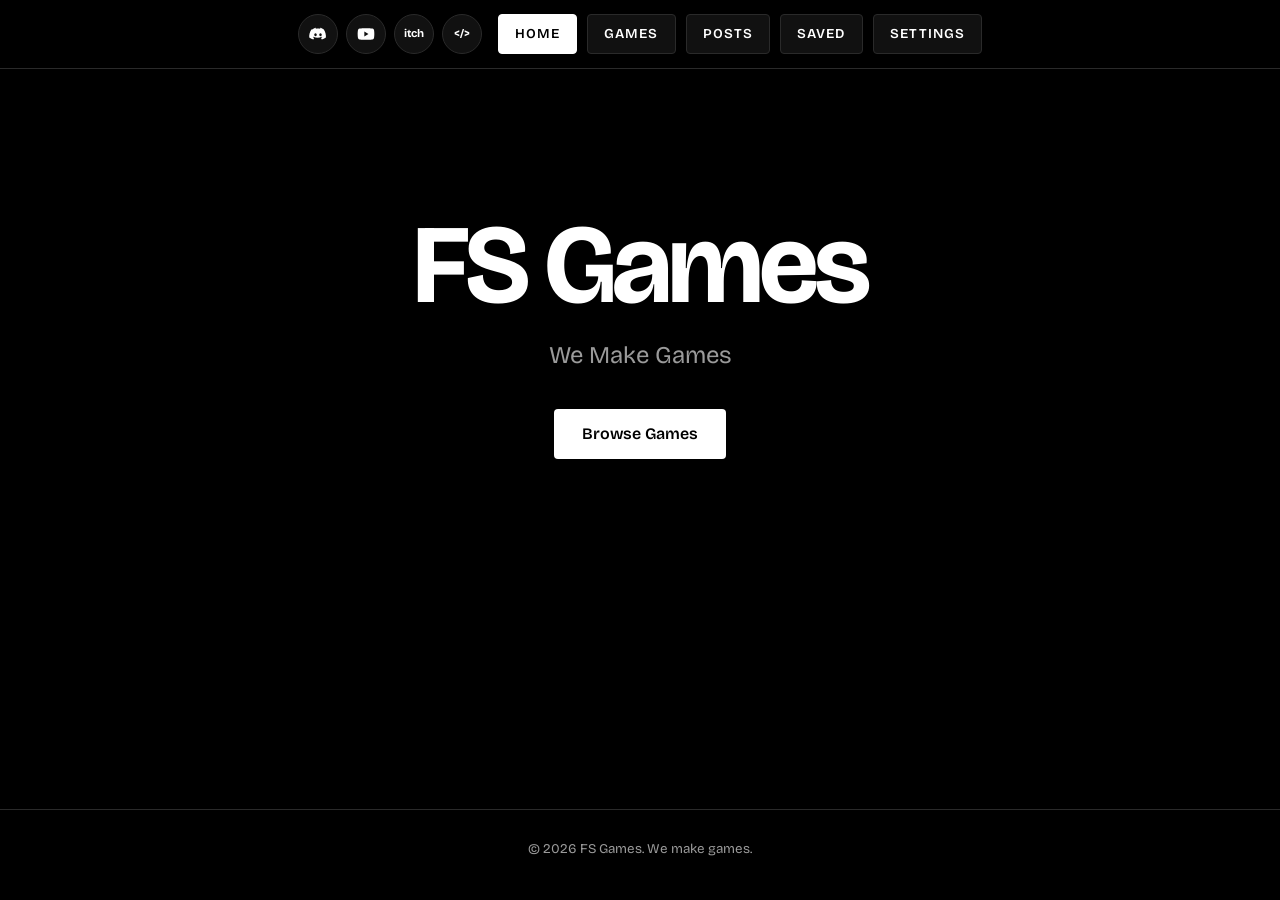
<file: index.html>
<!DOCTYPE html>
<html lang="en">
<script src="js/theme.js"></script>
<head>
<meta charset="utf-8">
<title>FS Games</title>
<meta name="viewport" content="width=device-width, initial-scale=1, viewport-fit=cover">
<link rel="stylesheet" href="https://fonts.googleapis.com/css2?family=Bricolage+Grotesque:opsz,wght@12..96,400;12..96,600;12..96,800&display=swap">
<link rel="stylesheet" href="css/style.css">
</head>
<body>
    <header class="top">
        <div class="wrap">
            <nav class="nav" aria-label="Main">
                <div class="icons">
                    <a class="ic" href="https://discord.gg/qJ2HAyYXCN" target="_blank" rel="noopener" aria-label="Discord"><svg viewBox="0 0 24 24" width="20" height="20" fill="currentColor" fill-rule="evenodd" aria-hidden="true"><path d="M5 6.5c2-1.3 4-1.9 4-1.9l.5 1.1c1.6-.3 3.4-.3 5 0l.5-1.1s2 .6 4 1.9c2 3 2.7 6.2 2.5 9.6-1.7 1.3-3.4 2-4.9 2.4l-1-1.7c.6-.2 1.1-.5 1.6-.8-.3-.2-.6-.4-.8-.6-3 1.4-6.8 1.4-9.8 0-.2.2-.5.4-.8.6.5.3 1 .6 1.6.8l-1 1.7c-1.5-.4-3.2-1.1-4.9-2.4-.2-3.4.5-6.6 2.5-9.6zM9 11.2a1.5 1.7 0 1 0 .01 0zM15 11.2a1.5 1.7 0 1 0 .01 0z" /></svg></a>
                    <a class="ic" href="https://www.youtube.com/@FSGamesDevJourney" target="_blank" rel="noopener" aria-label="YouTube"><svg viewBox="0 0 24 24" width="20" height="20" fill="currentColor" fill-rule="evenodd" aria-hidden="true"><path d="M21.6 7.2a2.5 2.5 0 0 0-1.8-1.8C18.2 5 12 5 12 5s-6.2 0-7.8.4A2.5 2.5 0 0 0 2.4 7.2C2 8.8 2 12 2 12s0 3.2.4 4.8a2.5 2.5 0 0 0 1.8 1.8C5.8 19 12 19 12 19s6.2 0 7.8-.4a2.5 2.5 0 0 0 1.8-1.8c.4-1.6.4-4.8.4-4.8s0-3.2-.4-4.8zM10 15V9l5 3-5 3z" /></svg></a>
                    <a class="ic" href="https://fs20vr.itch.io" target="_blank" rel="noopener" aria-label="itch.io">itch</a>
                    <a class="ic" href="https://github.com/FS201415VR" target="_blank" rel="noopener" aria-label="GitHub">&lt;/&gt;</a>
                </div>
                <a class="nb on" href="index.html">Home</a>
                <a class="nb" href="games.html">Games</a>
                <a class="nb" href="posts.html">Posts</a>

                <button class="nb" type="button" id="openSettings">Settings</button>
            </nav>
        </div>
    </header>

    <dialog id="settings" class="settings-dlg" aria-labelledby="sTitle">
        <div class="bar"><h3 id="sTitle">Settings</h3><button type="button" id="closeSettings">Close</button></div>
        <div class="sbody">
            <h4>Background color</h4>
            <div class="swatches" role="group" aria-label="Background color">
                <button type="button" data-theme-set="dark" aria-pressed="false"><i style="background:#181818"></i>Dark</button>
                <button type="button" data-theme-set="black" aria-pressed="false"><i style="background:#000000"></i>Pure black</button>
                <button type="button" data-theme-set="purple" aria-pressed="false"><i style="background:#15131f"></i>Purple</button>
            </div>
        </div>
    </dialog>

    <main>
        <div class="wrap hero">
            <h1>FS Games</h1>
            <p>We Make Games</p>
            <a class="btn" href="games.html">Browse Games</a>
        </div>
    </main>

    <footer>
        <div class="wrap">
            <small>© <span id="yr">2026</span> FS Games. We make games.</small>
        </div>
    </footer>

    <script src="js/saved.js"></script>
    <script src="js/main.js"></script>
</body>
</html>
</file>
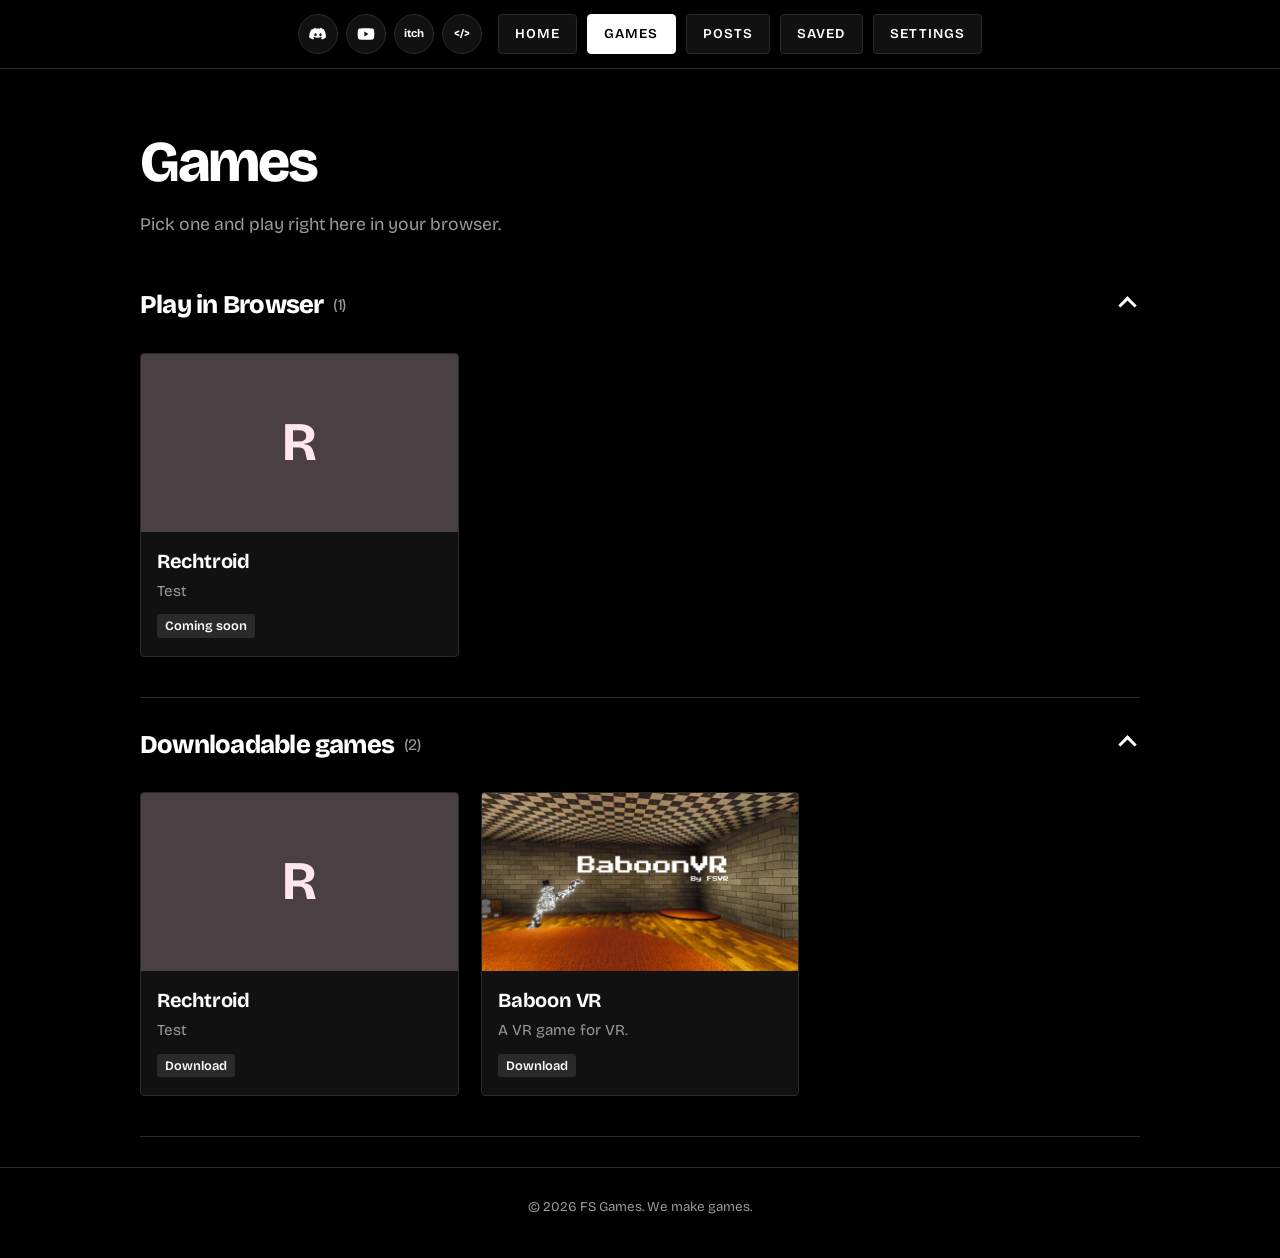
<file: games.html>
<!DOCTYPE html>
<html lang="en">
<head>
    <meta charset="utf-8">
    <title>Games · FS Games</title>
    <meta name="viewport" content="width=device-width, initial-scale=1, viewport-fit=cover">
    <link rel="stylesheet" href="https://fonts.googleapis.com/css2?family=Bricolage+Grotesque:opsz,wght@12..96,400;12..96,600;12..96,800&display=swap">
    <link rel="stylesheet" href="css/style.css">
    <script src="js/theme.js"></script>
</head>
<body>
    <header class="top">
        <div class="wrap">
            <nav class="nav" aria-label="Main">
                <div class="icons">
                    <a class="ic" href="https://discord.gg/qJ2HAyYXCN" target="_blank" rel="noopener" aria-label="Discord"><svg viewBox="0 0 24 24" width="20" height="20" fill="currentColor" fill-rule="evenodd" aria-hidden="true"><path d="M5 6.5c2-1.3 4-1.9 4-1.9l.5 1.1c1.6-.3 3.4-.3 5 0l.5-1.1s2 .6 4 1.9c2 3 2.7 6.2 2.5 9.6-1.7 1.3-3.4 2-4.9 2.4l-1-1.7c.6-.2 1.1-.5 1.6-.8-.3-.2-.6-.4-.8-.6-3 1.4-6.8 1.4-9.8 0-.2.2-.5.4-.8.6.5.3 1 .6 1.6.8l-1 1.7c-1.5-.4-3.2-1.1-4.9-2.4-.2-3.4.5-6.6 2.5-9.6zM9 11.2a1.5 1.7 0 1 0 .01 0zM15 11.2a1.5 1.7 0 1 0 .01 0z" /></svg></a>
                    <a class="ic" href="https://www.youtube.com/@FSGamesDevJourney" target="_blank" rel="noopener" aria-label="YouTube"><svg viewBox="0 0 24 24" width="20" height="20" fill="currentColor" fill-rule="evenodd" aria-hidden="true"><path d="M21.6 7.2a2.5 2.5 0 0 0-1.8-1.8C18.2 5 12 5 12 5s-6.2 0-7.8.4A2.5 2.5 0 0 0 2.4 7.2C2 8.8 2 12 2 12s0 3.2.4 4.8a2.5 2.5 0 0 0 1.8 1.8C5.8 19 12 19 12 19s6.2 0 7.8-.4a2.5 2.5 0 0 0 1.8-1.8c.4-1.6.4-4.8.4-4.8s0-3.2-.4-4.8zM10 15V9l5 3-5 3z" /></svg></a>
                    <a class="ic" href="https://fs20vr.itch.io" target="_blank" rel="noopener" aria-label="itch.io">itch</a>
                    <a class="ic" href="https://github.com/FS201415VR" target="_blank" rel="noopener" aria-label="GitHub">&lt;/&gt;</a>
                </div>
                <a class="nb" href="index.html">Home</a>
                <a class="nb on" href="games.html">Games</a>
                <a class="nb" href="posts.html">Posts</a>


                <button class="nb" type="button" id="openSettings">Settings</button>
            </nav>
        </div>
    </header>

    <dialog id="settings" class="settings-dlg" aria-labelledby="sTitle">
        <div class="bar"><h3 id="sTitle">Settings</h3><button type="button" id="closeSettings">Close</button></div>
        <div class="sbody">
            <h4>Background color</h4>
            <div class="swatches" role="group" aria-label="Background color">
                <button type="button" data-theme-set="dark" aria-pressed="false"><i style="background:#181818"></i>Dark</button>
                <button type="button" data-theme-set="black" aria-pressed="false"><i style="background:#000000"></i>Pure black</button>
                <button type="button" data-theme-set="purple" aria-pressed="false"><i style="background:#15131f"></i>Purple</button>
            </div>
        </div>
    </dialog>

    <main>
        <div class="wrap">
            <h2 class="t">Games</h2>
            <p class="sub">Pick one and play right here in your browser.</p>

            <details class="drop" open>
                <summary>Play in Browser<span id="countWeb"></span></summary>
                <div class="grid" id="gridWeb"></div>
            </details>

            <details class="drop" open>
                <summary>Downloadable games<span id="countDl"></span></summary>
                <div class="grid" id="gridDl"></div>
            </details>
        </div>
    </main>

    <footer>
        <div class="wrap">
            <small>© <span id="yr">2026</span> FS Games. We make games.</small>
        </div>
    </footer>

    <dialog id="modal">
        <div class="bar"><h3 id="mTitle"></h3><button id="mClose">Close</button></div>
        <div class="frame" id="mFrame"></div>
        <p class="desc" id="mDesc"></p>
    </dialog>

    <script src="js/games.js"></script>
    <script src="js/saved.js"></script>
    <script src="js/main.js"></script>
</body>
</html>
</file>
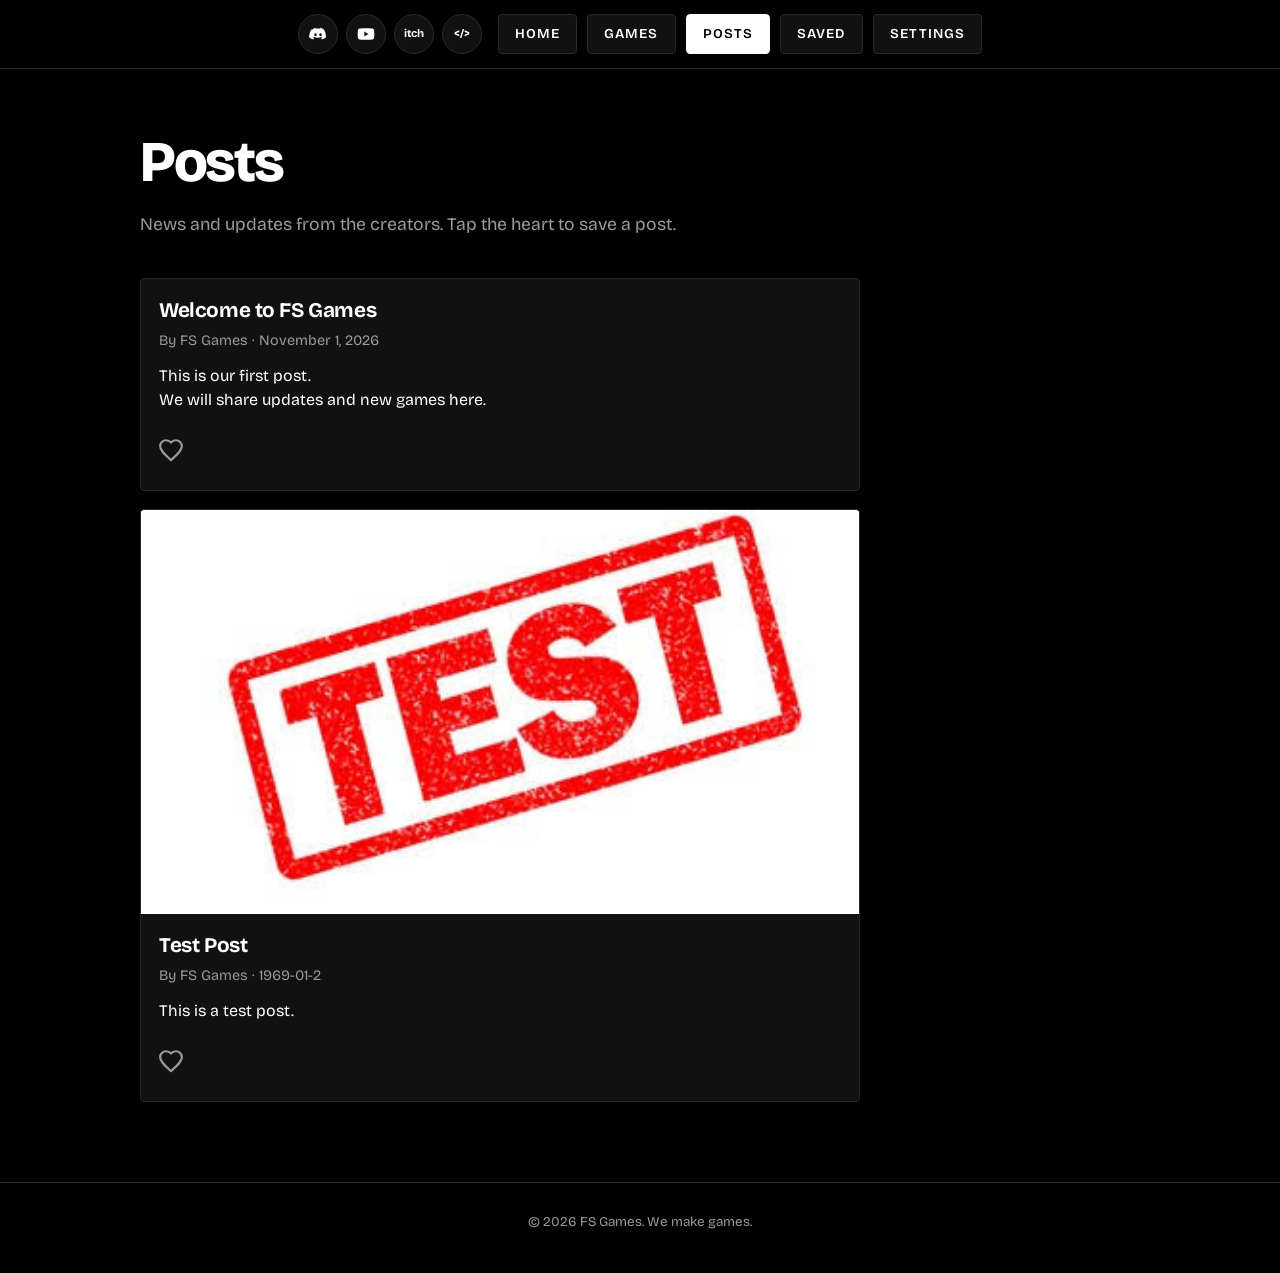
<file: posts.html>
<!DOCTYPE html>
<html lang="en">
<head>
    <meta charset="utf-8">
    <title>Posts · FS Games</title>
    <meta name="viewport" content="width=device-width, initial-scale=1, viewport-fit=cover">
    <link rel="stylesheet" href="https://fonts.googleapis.com/css2?family=Bricolage+Grotesque:opsz,wght@12..96,400;12..96,600;12..96,800&display=swap">
    <link rel="stylesheet" href="css/style.css">
    <script src="js/theme.js"></script>
</head>
<body>
    <header class="top">
        <div class="wrap">
            <nav class="nav" aria-label="Main">
                <div class="icons">
                    <a class="ic" href="https://discord.gg/qJ2HAyYXCN" target="_blank" rel="noopener" aria-label="Discord"><svg viewBox="0 0 24 24" width="20" height="20" fill="currentColor" fill-rule="evenodd" aria-hidden="true"><path d="M5 6.5c2-1.3 4-1.9 4-1.9l.5 1.1c1.6-.3 3.4-.3 5 0l.5-1.1s2 .6 4 1.9c2 3 2.7 6.2 2.5 9.6-1.7 1.3-3.4 2-4.9 2.4l-1-1.7c.6-.2 1.1-.5 1.6-.8-.3-.2-.6-.4-.8-.6-3 1.4-6.8 1.4-9.8 0-.2.2-.5.4-.8.6.5.3 1 .6 1.6.8l-1 1.7c-1.5-.4-3.2-1.1-4.9-2.4-.2-3.4.5-6.6 2.5-9.6zM9 11.2a1.5 1.7 0 1 0 .01 0zM15 11.2a1.5 1.7 0 1 0 .01 0z" /></svg></a>
                    <a class="ic" href="https://www.youtube.com/@FSGamesDevJourney" target="_blank" rel="noopener" aria-label="YouTube"><svg viewBox="0 0 24 24" width="20" height="20" fill="currentColor" fill-rule="evenodd" aria-hidden="true"><path d="M21.6 7.2a2.5 2.5 0 0 0-1.8-1.8C18.2 5 12 5 12 5s-6.2 0-7.8.4A2.5 2.5 0 0 0 2.4 7.2C2 8.8 2 12 2 12s0 3.2.4 4.8a2.5 2.5 0 0 0 1.8 1.8C5.8 19 12 19 12 19s6.2 0 7.8-.4a2.5 2.5 0 0 0 1.8-1.8c.4-1.6.4-4.8.4-4.8s0-3.2-.4-4.8zM10 15V9l5 3-5 3z" /></svg></a>
                    <a class="ic" href="https://fs20vr.itch.io" target="_blank" rel="noopener" aria-label="itch.io">itch</a>
                    <a class="ic" href="https://github.com/FS201415VR" target="_blank" rel="noopener" aria-label="GitHub">&lt;/&gt;</a>
                </div>
                <a class="nb" href="index.html">Home</a>
                <a class="nb" href="games.html">Games</a>
                <a class="nb on" href="posts.html">Posts</a>
 
                <button class="nb" type="button" id="openSettings">Settings</button>
            </nav>
        </div>
    </header>

    <dialog id="settings" class="settings-dlg" aria-labelledby="sTitle">
        <div class="bar"><h3 id="sTitle">Settings</h3><button type="button" id="closeSettings">Close</button></div>
        <div class="sbody">
            <h4>Background color</h4>
            <div class="swatches" role="group" aria-label="Background color">
                <button type="button" data-theme-set="dark" aria-pressed="false"><i style="background:#181818"></i>Dark</button>
                <button type="button" data-theme-set="black" aria-pressed="false"><i style="background:#000000"></i>Pure black</button>
                <button type="button" data-theme-set="purple" aria-pressed="false"><i style="background:#15131f"></i>Purple</button>
            </div>
        </div>
    </dialog>

    <main>
        <div class="wrap">
            <h2 class="t">Posts</h2>
            <p class="sub">News and updates from the creators. Tap the heart to save a post.</p>
            <div class="postlist" id="posts"></div>
        </div>
    </main>

    <footer>
        <div class="wrap">
            <small>© <span id="yr">2026</span> FS Games. We make games.</small>
        </div>
    </footer>

    <script src="js/posts-data.js"></script>
    <script src="js/saved.js"></script>
    <script src="js/main.js"></script>
    <script src="js/posts.js"></script>
</body>
</html>
</file>
<file: css/style.css>
:root {
    --bg: #000000;
    --ink: #ffffff;
    --muted: #9a9a9a;
    --card: #111111;
    --line: #2a2a2a;
    box-sizing: border-box;
    padding-top: env(safe-area-inset-top,0px);
    padding-bottom: env(safe-area-inset-bottom,0px);
}

    :root[data-theme="light"] {
        --bg: #ffffff;
        --ink: #111111;
        --muted: #666666;
        --card: #f6f6f6;
        --line: #e2e2e2;
        color-scheme: light
    }

    :root[data-theme="dark"] {
        --bg: #181818;
        --ink: #f2f2f2;
        --muted: #a0a0a0;
        --card: #242424;
        --line: #343434;
        color-scheme: dark
    }

    :root[data-theme="black"] {
        --bg: #000000;
        --ink: #ffffff;
        --muted: #9a9a9a;
        --card: #111111;
        --line: #2a2a2a;
        color-scheme: dark
    }

    :root[data-theme="purple"] {
        --bg: #15131f;
        --ink: #f4f1ff;
        --muted: #a29fb8;
        --card: #201d2e;
        --line: #322e45;
        color-scheme: dark
    }

html {
    scroll-padding-top: env(safe-area-inset-top,0px)
}

* {
    box-sizing: border-box
}

body {
    margin: 0;
    background: var(--bg);
    color: var(--ink);
    font-family: "Bricolage Grotesque",system-ui,-apple-system,"Segoe UI",sans-serif;
    line-height: 1.5;
    min-height: 100vh;
    display: flex;
    flex-direction: column
}

    body::before {
        content: "";
        position: fixed;
        inset: 0 0 auto;
        height: env(safe-area-inset-top,0px);
        background: var(--bg);
        z-index: 10
    }

.wrap {
    max-width: 1040px;
    margin: 0 auto;
    padding: 0 20px;
    width: 100%
}

a {
    color: inherit
}

main {
    flex: 1
}

/* top bar */
.top {
    position: sticky;
    top: env(safe-area-inset-top,0px);
    z-index: 11;
    background: var(--bg);
    border-bottom: 1px solid var(--line)
}

    .top .wrap {
        display: flex;
        justify-content: center;
        padding-top: 14px;
        padding-bottom: 14px
    }

.nav {
    display: flex;
    align-items: center;
    justify-content: center;
    flex-wrap: wrap;
    gap: 10px
}

.icons {
    display: flex;
    gap: 8px;
    margin-right: 6px
}

.ic {
    width: 40px;
    height: 40px;
    border-radius: 50%;
    background: var(--card);
    border: 1px solid var(--line);
    display: grid;
    place-items: center;
    text-decoration: none;
    font-size: .7rem;
    font-weight: 700;
    transition: background .2s
}

    .ic:hover {
        background: var(--line)
    }

.nb {
    all: unset;
    box-sizing: border-box;
    cursor: pointer;
    display: inline-block;
    background: var(--card);
    border: 1px solid var(--line);
    color: var(--ink);
    padding: 9px 16px;
    border-radius: 4px;
    font-weight: 600;
    font-size: .85rem;
    letter-spacing: .08em;
    text-transform: uppercase;
    transition: background .2s
}

    .nb:hover {
        background: var(--line)
    }

    .nb.on {
        background: var(--ink);
        color: var(--bg);
        border-color: var(--ink)
    }

    .ic:focus-visible, .nb:focus-visible, .btn:focus-visible, .game:focus-visible, .drop summary:focus-visible {
        outline: 3px solid var(--ink);
        outline-offset: 3px
    }

/* home */
.hero {
    text-align: center;
    padding: 140px 0 130px
}

h1 {
    font-size: clamp(3rem,12vw,7rem);
    font-weight: 700;
    letter-spacing: -.04em;
    line-height: 1;
    margin: 0
}

.hero p {
    font-size: clamp(1.1rem,3vw,1.5rem);
    color: var(--muted);
    margin: 16px 0 36px;
    font-weight: 400
}

.btn {
    display: inline-block;
    background: var(--ink);
    color: var(--bg);
    font-weight: 600;
    font-size: 1rem;
    padding: 13px 28px;
    border-radius: 4px;
    text-decoration: none;
    transition: opacity .2s
}

    .btn:hover {
        opacity: .85
    }

/* games + contact pages */
h2.t {
    font-size: clamp(2.2rem,7vw,3.6rem);
    letter-spacing: -.04em;
    margin: 50px 0 6px;
    font-weight: 800
}

.sub {
    color: var(--muted);
    margin: 0 0 30px;
    font-size: 1.1rem
}

.grid {
    display: grid;
    grid-template-columns: repeat(auto-fill,minmax(250px,1fr));
    gap: 22px;
    padding-bottom: 70px
}

.game {
    all: unset;
    box-sizing: border-box;
    cursor: pointer;
    display: flex;
    flex-direction: column;
    background: var(--card);
    border: 1px solid var(--line);
    border-radius: 4px;
    overflow: hidden;
    transition: border-color .2s
}

    .game:hover, .game:focus-visible {
        border-color: var(--ink)
    }

.thumb {
    position: relative;
    aspect-ratio: 16/9;
    overflow: hidden;
    display: grid;
    place-items: center;
    font-size: 3.4rem;
    background: color-mix(in srgb,var(--c) 24%,var(--card))
}

    .thumb img {
        position: absolute;
        inset: 0;
        width: 100%;
        height: 100%;
        object-fit: cover;
        display: block
    }

    .thumb b {
        font-weight: 700;
        color: color-mix(in srgb,var(--c) 60%,var(--ink))
    }

.info {
    flex: 1;
    display: flex;
    flex-direction: column;
    align-items: flex-start;
    padding: 14px 16px 18px
}

    .info h3 {
        margin: 0 0 4px;
        font-size: 1.25rem;
        letter-spacing: -.02em
    }

    .info p {
        margin: 0 0 12px;
        color: var(--muted);
        font-size: .95rem
    }

.soon, .tag {
    display: inline-block;
    margin-top: auto;
    font-size: .8rem;
    font-weight: 600;
    padding: 2px 8px;
    border-radius: 3px;
    background: var(--line)
}

.cbox {
    display: grid;
    gap: 14px;
    max-width: 520px;
    padding-bottom: 70px
}

    .cbox a {
        display: block;
        background: var(--card);
        border: 1px solid var(--line);
        border-radius: 4px;
        padding: 16px 18px;
        text-decoration: none;
        font-weight: 600;
        font-size: 1.1rem;
        transition: border-color .2s
    }

        .cbox a:hover {
            border-color: var(--ink)
        }

    .cbox small {
        display: block;
        color: var(--muted);
        font-weight: 400;
        font-size: .9rem
    }

/* dropdown sections on the games page */
.drop {
    border-bottom: 1px solid var(--line);
    margin-bottom: 10px
}

    .drop summary {
        cursor: pointer;
        list-style: none;
        display: flex;
        align-items: center;
        padding: 18px 0;
        font-size: 1.6rem;
        font-weight: 800;
        letter-spacing: -.03em
    }

        .drop summary::-webkit-details-marker {
            display: none
        }

        .drop summary::after {
            content: "";
            margin-left: auto;
            margin-right: 6px;
            width: 10px;
            height: 10px;
            border-right: 3px solid var(--ink);
            border-bottom: 3px solid var(--ink);
            transform: rotate(45deg);
            transition: transform .2s
        }

    .drop[open] summary::after {
        transform: rotate(-135deg)
    }

    .drop summary span {
        font-size: 1rem;
        font-weight: 400;
        color: var(--muted);
        margin-left: 10px
    }

    .drop .grid {
        padding: 10px 0 40px
    }

.empty {
    color: var(--muted);
    margin: 0;
    padding: 6px 0 40px
}

/* footer */
footer {
    border-top: 1px solid var(--line);
    padding: 30px 0 40px;
    margin-top: 20px
}

    footer .wrap {
        display: flex;
        flex-wrap: wrap;
        gap: 14px 28px;
        align-items: center;
        justify-content: center
    }

    footer small {
        color: var(--muted)
    }

/* pop-ups (game window + settings) */
dialog {
    border: 0;
    padding: 0;
    background: var(--card);
    color: var(--ink);
    border-radius: 4px;
    width: min(1000px,96vw);
    max-height: 94vh;
    overflow: hidden
}

    dialog::backdrop {
        background: rgba(0,0,0,.7);
        backdrop-filter: blur(4px)
    }

.bar {
    display: flex;
    align-items: center;
    justify-content: space-between;
    gap: 12px;
    padding: 12px 18px
}

    .bar h3 {
        margin: 0;
        font-size: 1.1rem
    }

    .bar button {
        all: unset;
        cursor: pointer;
        font-weight: 600;
        padding: 6px 16px;
        border-radius: 99px;
        background: var(--line)
    }

        .bar button:hover {
            background: var(--ink);
            color: var(--bg)
        }

        .bar button:focus-visible {
            outline: 3px solid var(--ink)
        }

.frame {
    width: 100%;
    aspect-ratio: var(--ar,16/10);
    max-height: 76vh;
    background: #000;
    display: grid;
    place-items: center;
    color: #fff;
    text-align: center
}

    .frame iframe {
        width: 100%;
        height: 100%;
        border: 0
    }

    .frame div {
        padding: 30px;
        max-width: 420px
    }

.desc {
    padding: 12px 18px 16px;
    color: var(--muted);
    margin: 0
}

/* settings window */
.settings-dlg {
    width: min(420px,94vw)
}

.sbody {
    padding: 6px 18px 22px
}

    .sbody h4 {
        margin: 0 0 10px;
        font-size: 1rem;
        color: var(--muted);
        font-weight: 600
    }

.swatches {
    display: grid;
    grid-template-columns: 1fr 1fr;
    gap: 10px
}

    .swatches button {
        all: unset;
        cursor: pointer;
        display: flex;
        align-items: center;
        gap: 10px;
        padding: 12px 14px;
        border: 2px solid var(--line);
        border-radius: 4px;
        font-weight: 600;
        font-size: .95rem
    }

        .swatches button:hover {
            border-color: var(--muted)
        }

        .swatches button[aria-pressed="true"] {
            border-color: var(--ink)
        }

        .swatches button:focus-visible {
            outline: 3px solid var(--ink);
            outline-offset: 2px
        }

    .swatches i {
        width: 18px;
        height: 18px;
        border-radius: 50%;
        border: 1px solid #888;
        flex: none
    }

@media (prefers-reduced-motion:reduce) {
    * {
        transition: none !important
    }
}

/* login page */
.authbox {
    max-width: 420px;
    padding-bottom: 70px
}

.tabs {
    display: grid;
    grid-template-columns: 1fr 1fr;
    gap: 8px;
    margin-bottom: 18px
}

    .tabs button {
        all: unset;
        cursor: pointer;
        text-align: center;
        padding: 10px;
        border: 1px solid var(--line);
        border-radius: 4px;
        font-weight: 600;
        background: var(--card)
    }

        .tabs button[aria-pressed="true"] {
            background: var(--ink);
            color: var(--bg);
            border-color: var(--ink)
        }

        .tabs button:focus-visible {
            outline: 3px solid var(--ink);
            outline-offset: 2px
        }

#authForm {
    display: grid;
    gap: 14px
}

    #authForm label {
        display: grid;
        gap: 6px;
        font-weight: 600;
        font-size: .95rem
    }

    #authForm input {
        font: inherit;
        color: var(--ink);
        background: var(--card);
        border: 1px solid var(--line);
        border-radius: 4px;
        padding: 12px
    }

        #authForm input:focus {
            outline: 3px solid var(--ink);
            outline-offset: 1px
        }

.btn {
    border: 0;
    font-family: inherit;
    cursor: pointer
}

    .btn.alt {
        background: var(--card);
        color: var(--ink);
        border: 1px solid var(--line);
        width: 100%
    }

#authForm .btn {
    width: 100%
}

.btn:disabled {
    opacity: .5;
    cursor: default
}

.msg {
    min-height: 1.4em;
    margin: 12px 0 0;
    color: var(--muted)
}

    .msg.bad {
        color: #ff6b6b
    }

.or {
    display: flex;
    align-items: center;
    gap: 12px;
    color: var(--muted);
    margin: 18px 0
}

    .or::before, .or::after {
        content: "";
        flex: 1;
        height: 1px;
        background: var(--line)
    }

[hidden] {
    display: none !important
}

/* add to played games */
.cardwrap {
    position: relative;
    display: flex
}

    .cardwrap .game {
        flex: 1;
        min-width: 0
    }

.addp {
    all: unset;
    box-sizing: border-box;
    cursor: pointer;
    position: absolute;
    top: 10px;
    left: 10px;
    z-index: 2;
    padding: 6px 12px;
    border-radius: 4px;
    background: var(--ink);
    color: var(--bg);
    font-weight: 600;
    font-size: .8rem;
    opacity: 0;
    transition: opacity .15s
}

    .cardwrap:hover .addp, .cardwrap:focus-within .addp, .addp[aria-pressed="true"] {
        opacity: 1
    }

    .addp:focus-visible {
        outline: 3px solid var(--ink);
        outline-offset: 2px
    }

@media (hover:none) {
    .addp {
        opacity: 1
    }
}

.plist {
    list-style: none;
    margin: 0;
    padding: 0;
    display: grid;
    gap: 8px;
    max-height: 60vh;
    overflow: auto
}

    .plist li {
        display: flex;
        align-items: center;
        justify-content: space-between;
        gap: 12px;
        padding: 10px 12px;
        border: 1px solid var(--line);
        border-radius: 4px
    }

    .plist a {
        font-weight: 600;
        text-decoration: none
    }

        .plist a:hover {
            text-decoration: underline
        }

    .plist button {
        all: unset;
        cursor: pointer;
        font-size: .85rem;
        color: var(--muted);
        padding: 4px 8px;
        border-radius: 4px
    }

        .plist button:hover {
            background: var(--line);
            color: var(--ink)
        }

    .plist .none {
        color: var(--muted);
        border: 0;
        padding: 0
    }

/* posts */
.postlist {
    display: grid;
    gap: 18px;
    padding: 10px 0 60px;
    max-width: 720px
}

.post {
    background: var(--card);
    border: 1px solid var(--line);
    border-radius: 4px;
    overflow: hidden
}

    .post img {
        display: block;
        width: 100%;
        aspect-ratio: 16/9;
        object-fit: cover
    }

.pbody {
    padding: 16px 18px 18px
}

    .pbody h3 {
        margin: 0 0 4px;
        font-size: 1.3rem;
        letter-spacing: -.02em
    }

.pmeta {
    margin: 0 0 12px;
    color: var(--muted);
    font-size: .9rem
}

.ptext {
    margin: 0;
    white-space: pre-line
}

/* posts + like button */
.postlist {
    display: grid;
    gap: 18px;
    padding: 10px 0 60px;
    max-width: 720px
}

.post {
    background: var(--card);
    border: 1px solid var(--line);
    border-radius: 4px;
    overflow: hidden
}

    .post img {
        display: block;
        width: 100%;
        aspect-ratio: 16/9;
        object-fit: cover
    }

.pbody {
    padding: 16px 18px 18px
}

    .pbody h3 {
        margin: 0 0 4px;
        font-size: 1.3rem;
        letter-spacing: -.02em
    }

.pmeta {
    margin: 0 0 12px;
    color: var(--muted);
    font-size: .9rem
}

.ptext {
    margin: 0 0 16px;
    white-space: pre-line
}

.like {
    all: unset;
    cursor: pointer;
    display: inline-grid;
    place-items: center;
    width: 44px;
    height: 44px;
    margin-left: -10px;
    border-radius: 50%;
    color: var(--muted);
    transition: color .15s,transform .15s
}

    .like svg {
        fill: none;
        stroke: currentColor;
        stroke-width: 2;
        stroke-linejoin: round
    }

    .like:hover {
        color: #ff4d6d;
        transform: scale(1.1)
    }

    .like[aria-pressed="true"] {
        color: #ff4d6d
    }

        .like[aria-pressed="true"] svg {
            fill: currentColor
        }

    .like:focus-visible {
        outline: 3px solid var(--ink);
        outline-offset: 2px
    }

/* add to played games button on cards */
.cardwrap {
    position: relative;
    display: flex
}

    .cardwrap .game {
        flex: 1;
        min-width: 0
    }

.addp {
    all: unset;
    box-sizing: border-box;
    cursor: pointer;
    position: absolute;
    top: 10px;
    left: 10px;
    z-index: 2;
    padding: 6px 12px;
    border-radius: 4px;
    background: var(--ink);
    color: var(--bg);
    font-weight: 600;
    font-size: .8rem;
    opacity: 0;
    transition: opacity .15s
}

    .cardwrap:hover .addp, .cardwrap:focus-within .addp, .addp[aria-pressed="true"] {
        opacity: 1
    }

    .addp:focus-visible {
        outline: 3px solid var(--ink);
        outline-offset: 2px
    }

@media (hover:none) {
    .addp {
        opacity: 1
    }
}

/* Saved window */
.plist {
    list-style: none;
    margin: 0;
    padding: 0;
    display: grid;
    gap: 8px;
    max-height: 50vh;
    overflow: auto
}

    .plist li {
        display: flex;
        align-items: center;
        justify-content: space-between;
        gap: 12px;
        padding: 10px 12px;
        border: 1px solid var(--line);
        border-radius: 4px
    }

    .plist a {
        font-weight: 600;
        text-decoration: none
    }

        .plist a:hover {
            text-decoration: underline
        }

    .plist button {
        all: unset;
        cursor: pointer;
        font-size: .85rem;
        color: var(--muted);
        padding: 4px 8px;
        border-radius: 4px
    }

        .plist button:hover {
            background: var(--line);
            color: var(--ink)
        }

    .plist .none {
        color: var(--muted);
        border: 0;
        padding: 0
    }

.sv {
    border-bottom: 1px solid var(--line);
    margin-bottom: 6px
}

    .sv summary {
        cursor: pointer;
        list-style: none;
        display: flex;
        align-items: center;
        padding: 12px 0;
        font-weight: 800;
        font-size: 1.05rem
    }

        .sv summary::-webkit-details-marker {
            display: none
        }

        .sv summary::after {
            content: "";
            margin-left: auto;
            width: 8px;
            height: 8px;
            border-right: 2px solid var(--ink);
            border-bottom: 2px solid var(--ink);
            transform: rotate(45deg);
            transition: transform .2s
        }

    .sv[open] summary::after {
        transform: rotate(-135deg)
    }

    .sv summary span {
        font-weight: 400;
        color: var(--muted);
        margin-left: 8px;
        font-size: .9rem
    }

    .sv summary:focus-visible {
        outline: 3px solid var(--ink);
        outline-offset: 2px
    }

    .sv .plist {
        padding: 0 0 14px
    }
</file>
